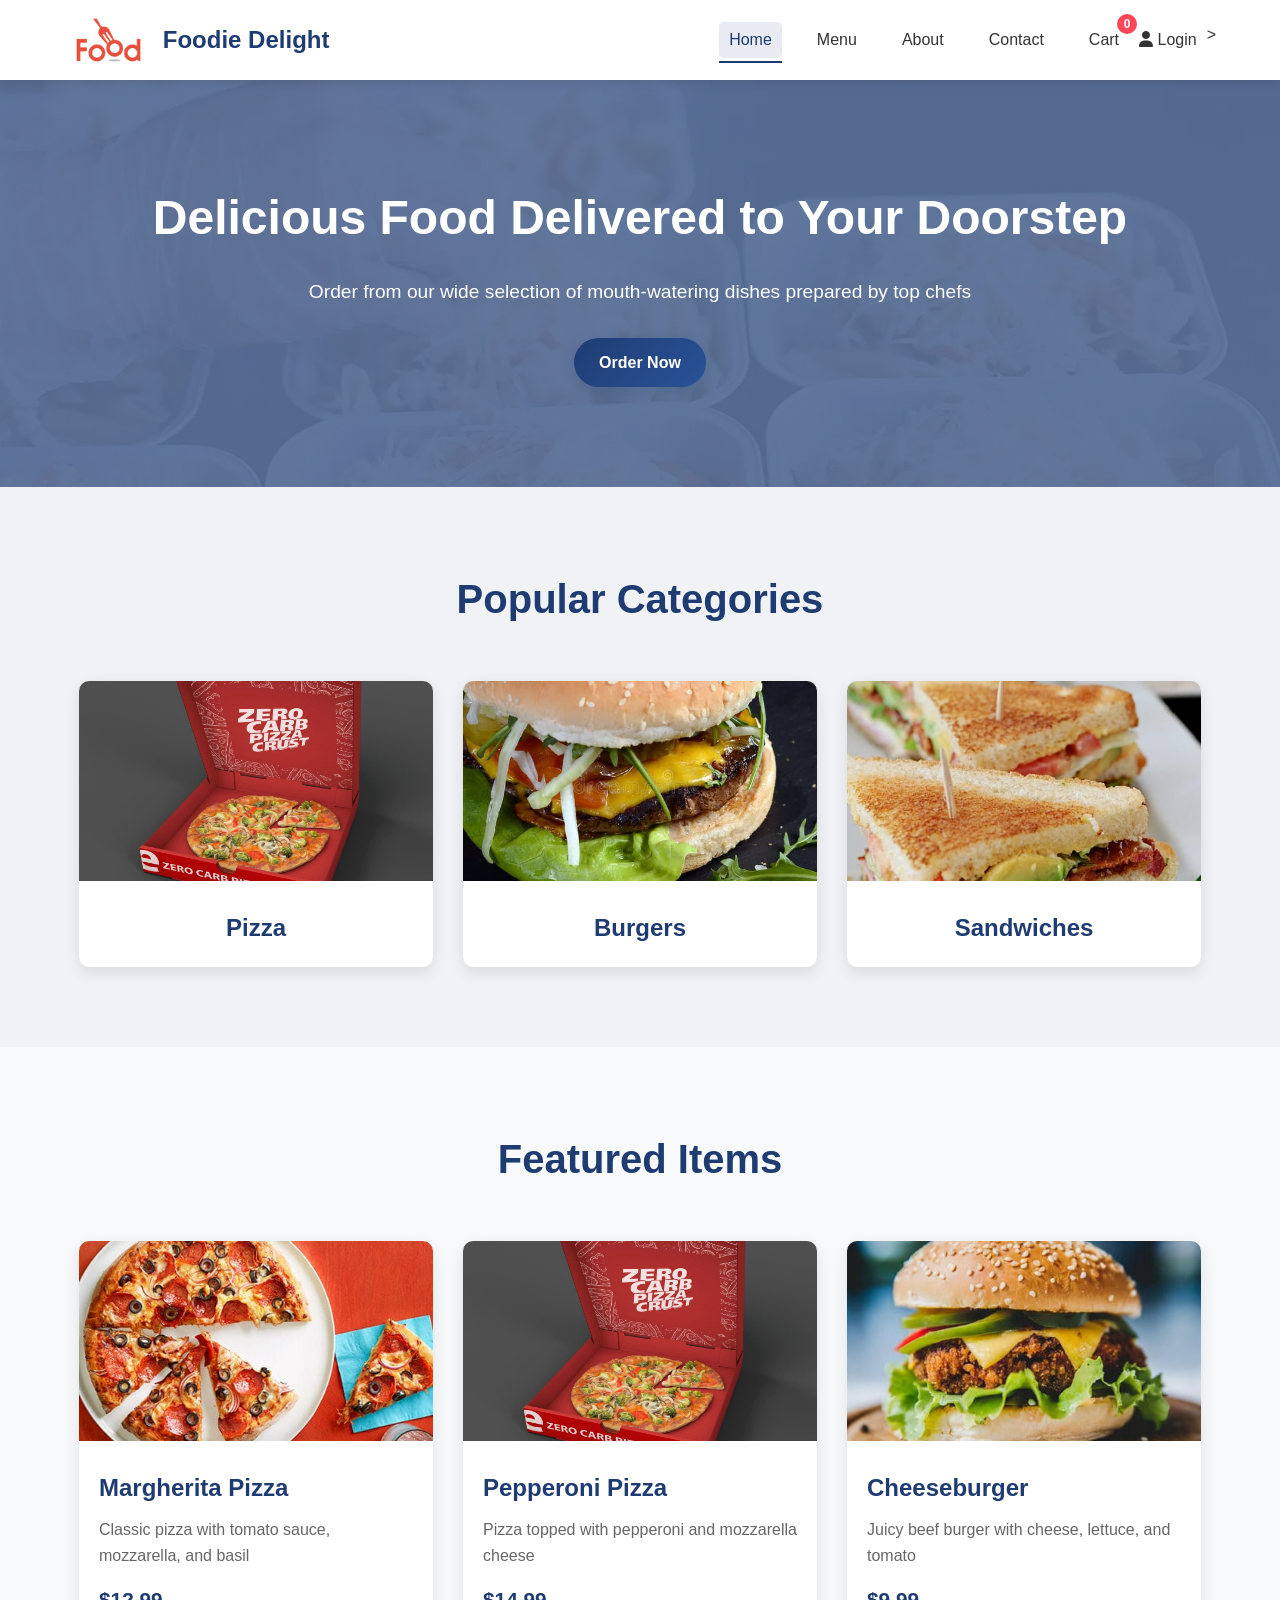
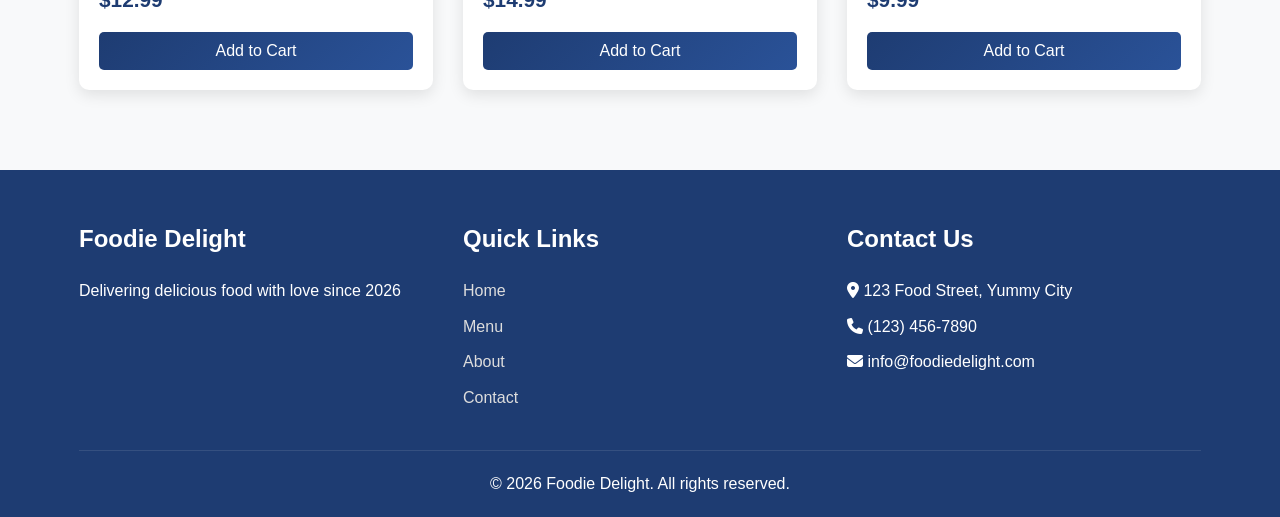
<file: index.html>
<!DOCTYPE html>
<html lang="en">
<head>
    <meta charset="UTF-8">
    <meta name="viewport" content="width=device-width, initial-scale=1.0">
    <title>Foodie Delight - Order Delicious Food Online</title>
    <link rel="stylesheet" href="style.css">
    <link rel="stylesheet" href="https://cdnjs.cloudflare.com/ajax/libs/font-awesome/6.4.0/css/all.min.css">
</head>
<body>
    <!-- Header Section -->
    <header>
        <div class="container">
            <div class="logo">
                <img src="logo.png" alt="Foodie Delight Logo">
                <h1>Foodie Delight</h1>
            </div>
            <nav>
                <ul class="nav-links">
                    <li><a href="index.html" class="active">Home</a></li>
                    <li><a href="menu.html">Menu</a></li>
                    <li><a href="about.html">About</a></li>
                    <li><a href="contact.html">Contact</a></li>
                    <li><a href="#" id="cartLink">Cart <span class="cart-count">0</span></a></li
                        <li>
    <a href="login.html" id="loginLink">
        <i class="fas fa-user"></i> Login
    </a>
</li>>
                </ul>
            </nav>
        </div>
    </header>

    <!-- Hero Section -->
    <section class="hero">
        <div class="container">
            <div class="hero-content">
                <h1>Delicious Food Delivered to Your Doorstep</h1>
                <p>Order from our wide selection of mouth-watering dishes prepared by top chefs</p>
                <a href="menu.html" class="btn-primary">Order Now</a>
            </div>
        </div>
    </section>

    <!-- Categories Section -->
    <section class="categories">
        <div class="container">
            <h2>Popular Categories</h2>
            <div class="category-grid">
                <div class="category-card">
                    <img src="pizza.jpg" alt="Pizza">
                    <h3>Pizza</h3>
                </div>
                <div class="category-card">
                    <img src="burger.jpg" alt="Burgers">
                    <h3>Burgers</h3>
                </div>
                <div class="category-card">
                    <img src="sandwich.jpg" alt="Sandwiches">
                    <h3>Sandwiches</h3>
                </div>
            </div>
        </div>
    </section>

    <!-- Featured Items Section -->
    <section class="featured">
        <div class="container">
            <h2>Featured Items</h2>
            <div class="food-grid" id="featuredFoods">
                <!-- Featured items will be loaded here by JavaScript -->
            </div>
        </div>
    </section>

    <!-- Cart Modal -->
    <div class="cart-modal" id="cartModal">
        <div class="cart-content">
            <div class="cart-header">
                <h2>Your Cart</h2>
                <span class="close-btn" id="closeCart">&times;</span>
            </div>
            <div class="cart-body">
                <div id="cartItems">
                    <!-- Cart items will be loaded here -->
                    <p class="empty-cart-message">Your cart is empty</p>
                </div>
                <div class="cart-footer">
                    <div class="cart-total">
                        <h3>Total: $<span id="cartTotal">0.00</span></h3>
                    </div>
                    <button class="btn-primary checkout-btn" id="checkoutBtn">Checkout</button>
                </div>
            </div>
        </div>
    </div>

    <!-- Footer -->
    <footer>
        <div class="container">
            <div class="footer-content">
                <div class="footer-section">
                    <h3>Foodie Delight</h3>
                    <p>Delivering delicious food with love since 2026</p>
                </div>
                <div class="footer-section">
                    <h3>Quick Links</h3>
                    <ul>
                        <li><a href="index.html">Home</a></li>
                        <li><a href="menu.html">Menu</a></li>
                        <li><a href="about.html">About</a></li>
                        <li><a href="contact.html">Contact</a></li>
                    </ul>
                </div>
                <div class="footer-section">
                    <h3>Contact Us</h3>
                    <p><i class="fas fa-map-marker-alt"></i> 123 Food Street, Yummy City</p>
                    <p><i class="fas fa-phone"></i> (123) 456-7890</p>
                    <p><i class="fas fa-envelope"></i> info@foodiedelight.com</p>
                </div>
            </div>
            <div class="footer-bottom">
                <p>&copy; 2026 Foodie Delight. All rights reserved.</p>
            </div>
        </div>
    </footer>

    <script src="script.js"></script>
</body>
</html>
</file>
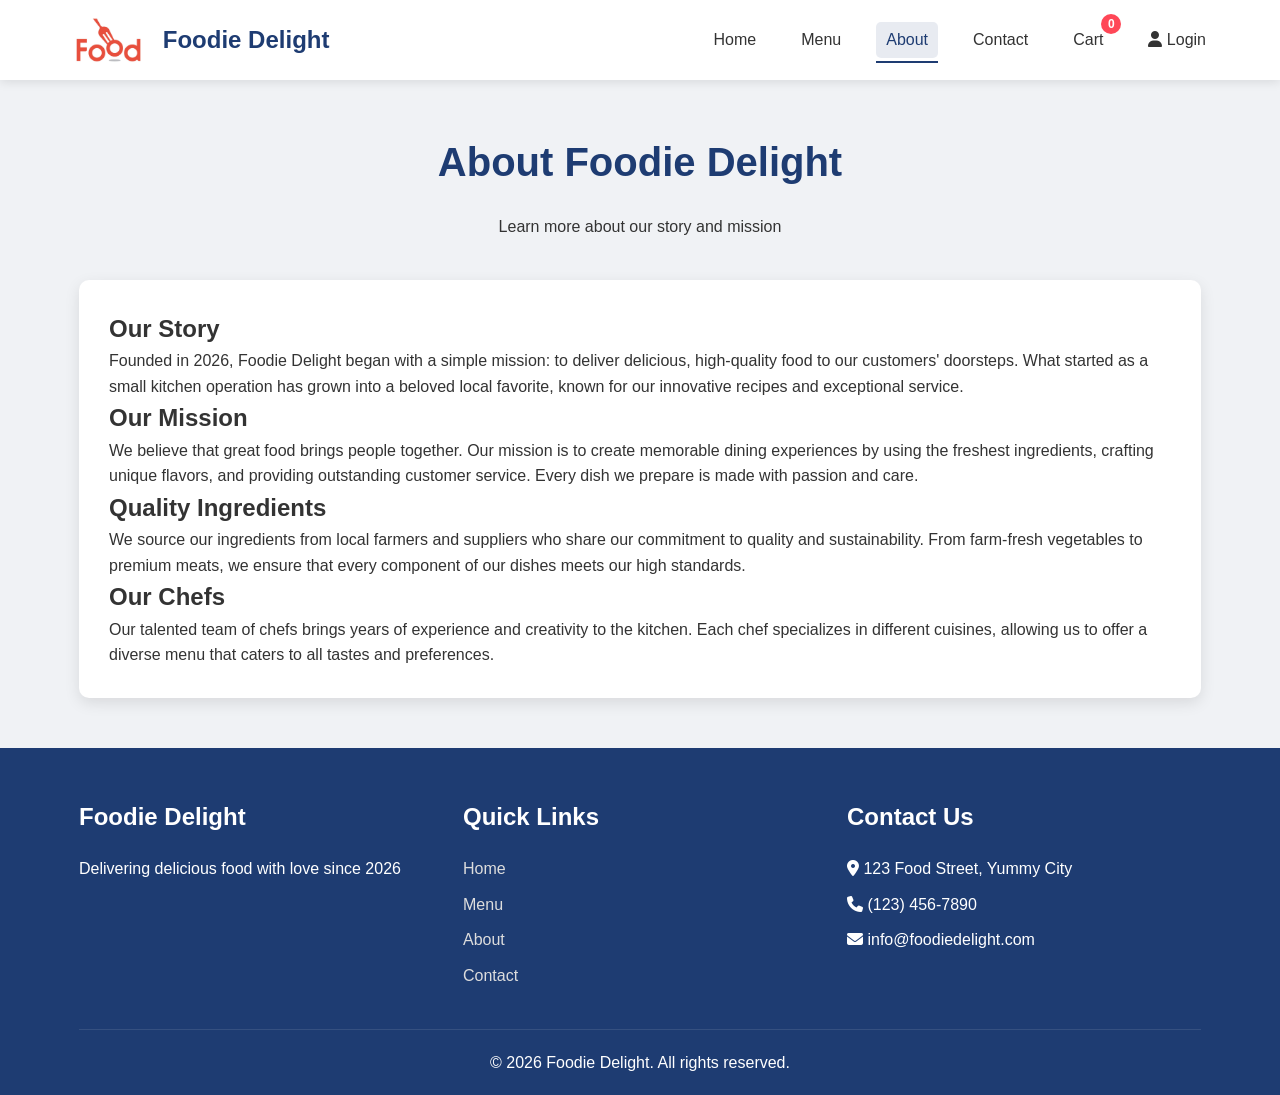
<file: about.html>
<!DOCTYPE html>
<html lang="en">
<head>
    <meta charset="UTF-8">
    <meta name="viewport" content="width=device-width, initial-scale=1.0">
    <title>About Us - Foodie Delight</title>
    <link rel="stylesheet" href="style.css">
    <link rel="stylesheet" href="https://cdnjs.cloudflare.com/ajax/libs/font-awesome/6.4.0/css/all.min.css">
</head>
<body>
    <!-- Header Section -->
    <header>
        <div class="container">
            <div class="logo">
                <img src="logo.png" alt="Foodie Delight Logo">
                <h1>Foodie Delight</h1>
            </div>
            <nav>
                <ul class="nav-links">
                    <li><a href="index.html">Home</a></li>
                    <li><a href="menu.html">Menu</a></li>
                    <li><a href="about.html" class="active">About</a></li>
                    <li><a href="contact.html">Contact</a></li>
                    <li><a href="#" id="cartLink">Cart <span class="cart-count">0</span></a></li>
                 <li>
    <a href="login.html" id="loginLink">
        <i class="fas fa-user"></i> Login
    </a>
</li></ul>
            </nav>
        </div>
    </header>

    <!-- About Section -->
    <section class="about-page">
        <div class="container">
            <div class="about-header">
                <h1>About Foodie Delight</h1>
                <p>Learn more about our story and mission</p>
            </div>
            
            <div class="about-content">
                <h2>Our Story</h2>
                <p>Founded in 2026, Foodie Delight began with a simple mission: to deliver delicious, high-quality food to our customers' doorsteps. What started as a small kitchen operation has grown into a beloved local favorite, known for our innovative recipes and exceptional service.</p>
                
                <h2>Our Mission</h2>
                <p>We believe that great food brings people together. Our mission is to create memorable dining experiences by using the freshest ingredients, crafting unique flavors, and providing outstanding customer service. Every dish we prepare is made with passion and care.</p>
                
                <h2>Quality Ingredients</h2>
                <p>We source our ingredients from local farmers and suppliers who share our commitment to quality and sustainability. From farm-fresh vegetables to premium meats, we ensure that every component of our dishes meets our high standards.</p>
                
                <h2>Our Chefs</h2>
                <p>Our talented team of chefs brings years of experience and creativity to the kitchen. Each chef specializes in different cuisines, allowing us to offer a diverse menu that caters to all tastes and preferences.</p>
            </div>
        </div>
    </section>

    <!-- Cart Modal -->
    <div class="cart-modal" id="cartModal">
        <div class="cart-content">
            <div class="cart-header">
                <h2>Your Cart</h2>
                <span class="close-btn" id="closeCart">&times;</span>
            </div>
            <div class="cart-body">
                <div id="cartItems">
                    <!-- Cart items will be loaded here -->
                    <p class="empty-cart-message">Your cart is empty</p>
                </div>
                <div class="cart-footer">
                    <div class="cart-total">
                        <h3>Total: $<span id="cartTotal">0.00</span></h3>
                    </div>
                    <button class="btn-primary checkout-btn" id="checkoutBtn">Checkout</button>
                </div>
            </div>
        </div>
    </div>

    <!-- Footer -->
    <footer>
        <div class="container">
            <div class="footer-content">
                <div class="footer-section">
                    <h3>Foodie Delight</h3>
                    <p>Delivering delicious food with love since 2026</p>
                </div>
                <div class="footer-section">
                    <h3>Quick Links</h3>
                    <ul>
                        <li><a href="index.html">Home</a></li>
                        <li><a href="menu.html">Menu</a></li>
                        <li><a href="about.html">About</a></li>
                        <li><a href="contact.html">Contact</a></li>
                    </ul>
                </div>
                <div class="footer-section">
                    <h3>Contact Us</h3>
                    <p><i class="fas fa-map-marker-alt"></i> 123 Food Street, Yummy City</p>
                    <p><i class="fas fa-phone"></i> (123) 456-7890</p>
                    <p><i class="fas fa-envelope"></i> info@foodiedelight.com</p>
                </div>
            </div>
            <div class="footer-bottom">
                <p>&copy; 2026 Foodie Delight. All rights reserved.</p>
            </div>
        </div>
    </footer>

    <script src="script.js"></script>
</body>
</html>
</file>
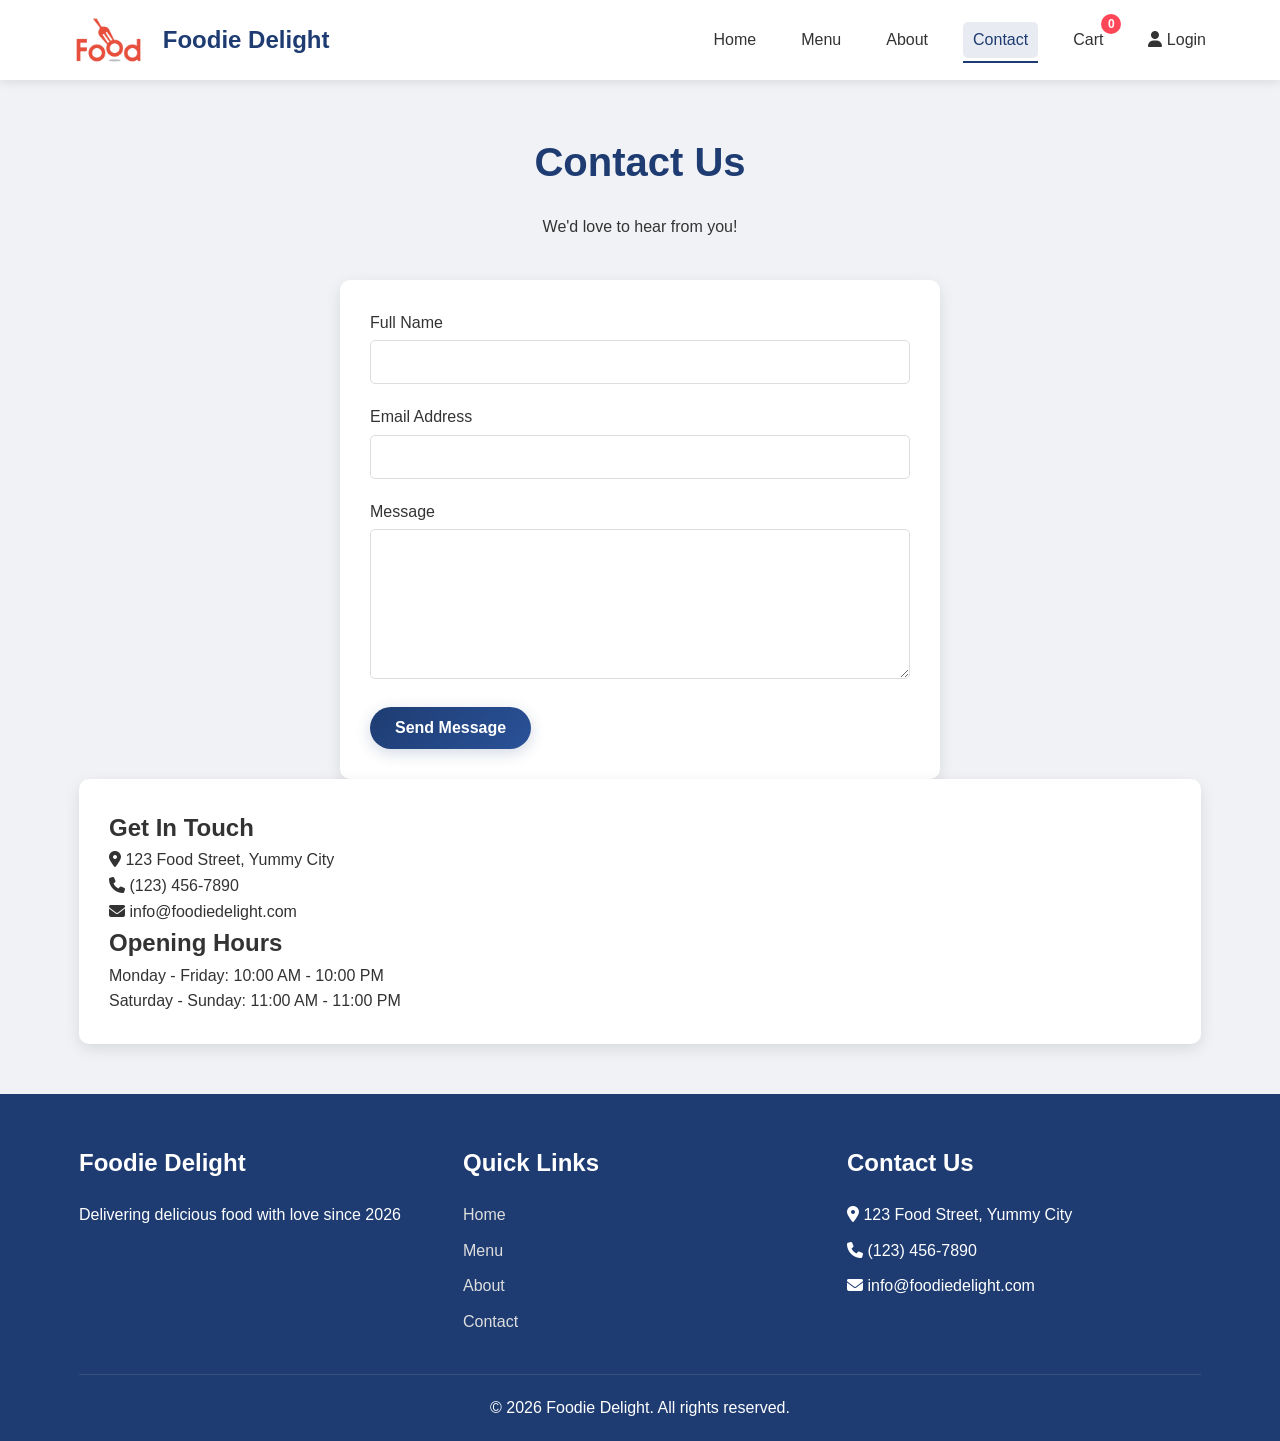
<file: contact.html>
<!DOCTYPE html>
<html lang="en">
<head>
    <meta charset="UTF-8">
    <meta name="viewport" content="width=device-width, initial-scale=1.0">
    <title>Contact Us - Foodie Delight</title>
    <link rel="stylesheet" href="style.css">
    <link rel="stylesheet" href="https://cdnjs.cloudflare.com/ajax/libs/font-awesome/6.4.0/css/all.min.css">
</head>
<body>
    <!-- Header Section -->
    <header>
        <div class="container">
            <div class="logo">
                <img src="logo.png" alt="Foodie Delight Logo">
                <h1>Foodie Delight</h1>
            </div>
            <nav>
                <ul class="nav-links">
                    <li><a href="index.html">Home</a></li>
                    <li><a href="menu.html">Menu</a></li>
                    <li><a href="about.html">About</a></li>
                    <li><a href="contact.html" class="active">Contact</a></li>
                    <li><a href="#" id="cartLink">Cart <span class="cart-count">0</span></a></li>
                  <li>
                    <a href="login.html" id="loginLink">
        
                        <i class="fas fa-user"></i> Login
    
                    </a>

                </li>

            </ul>
            </nav>
        </div>
    </header>

    <!-- Contact Section -->
    <section class="contact-page">
        <div class="container">
            <div class="contact-header">
                <h1>Contact Us</h1>
                <p>We'd love to hear from you!</p>
            </div>
            
            <div class="contact-form">
                <form id="contactForm">
                    <div class="form-group">
                        <label for="name">Full Name</label>
                        <input type="text" id="name" name="name" required>
                    </div>
                    
                    <div class="form-group">
                        <label for="email">Email Address</label>
                        <input type="email" id="email" name="email" required>
                    </div>
                    
                    <div class="form-group">
                        <label for="message">Message</label>
                        <textarea id="message" name="message" required></textarea>
                    </div>
                    
                    <button type="submit" class="btn-primary">Send Message</button>
                </form>
            </div>
            
            <div class="contact-info">
                <div class="about-content">
                    <h2>Get In Touch</h2>
                    <p><i class="fas fa-map-marker-alt"></i> 123 Food Street, Yummy City</p>
                    <p><i class="fas fa-phone"></i> (123) 456-7890</p>
                    <p><i class="fas fa-envelope"></i> info@foodiedelight.com</p>
                    
                    <h2>Opening Hours</h2>
                    <p>Monday - Friday: 10:00 AM - 10:00 PM</p>
                    <p>Saturday - Sunday: 11:00 AM - 11:00 PM</p>
                </div>
            </div>
        </div>
    </section>

    <!-- Cart Modal -->
    <div class="cart-modal" id="cartModal">
        <div class="cart-content">
            <div class="cart-header">
                <h2>Your Cart</h2>
                <span class="close-btn" id="closeCart">&times;</span>
            </div>
            <div class="cart-body">
                <div id="cartItems">
                    <!-- Cart items will be loaded here -->
                    <p class="empty-cart-message">Your cart is empty</p>
                </div>
                <div class="cart-footer">
                    <div class="cart-total">
                        <h3>Total: $<span id="cartTotal">0.00</span></h3>
                    </div>
                    <button class="btn-primary checkout-btn" id="checkoutBtn">Checkout</button>
                </div>
            </div>
        </div>
    </div>

    <!-- Footer -->
    <footer>
        <div class="container">
            <div class="footer-content">
                <div class="footer-section">
                    <h3>Foodie Delight</h3>
                    <p>Delivering delicious food with love since 2026</p>
                </div>
                <div class="footer-section">
                    <h3>Quick Links</h3>
                    <ul>
                        <li><a href="index.html">Home</a></li>
                        <li><a href="menu.html">Menu</a></li>
                        <li><a href="about.html">About</a></li>
                        <li><a href="contact.html">Contact</a></li>
                    </ul>
                </div>
                <div class="footer-section">
                    <h3>Contact Us</h3>
                    <p><i class="fas fa-map-marker-alt"></i> 123 Food Street, Yummy City</p>
                    <p><i class="fas fa-phone"></i> (123) 456-7890</p>
                    <p><i class="fas fa-envelope"></i> info@foodiedelight.com</p>
                </div>
            </div>
            <div class="footer-bottom">
                <p>&copy; 2026 Foodie Delight. All rights reserved.</p>
            </div>
        </div>
    </footer>

    <script src="script.js"></script>
</body>
</html>
</file>
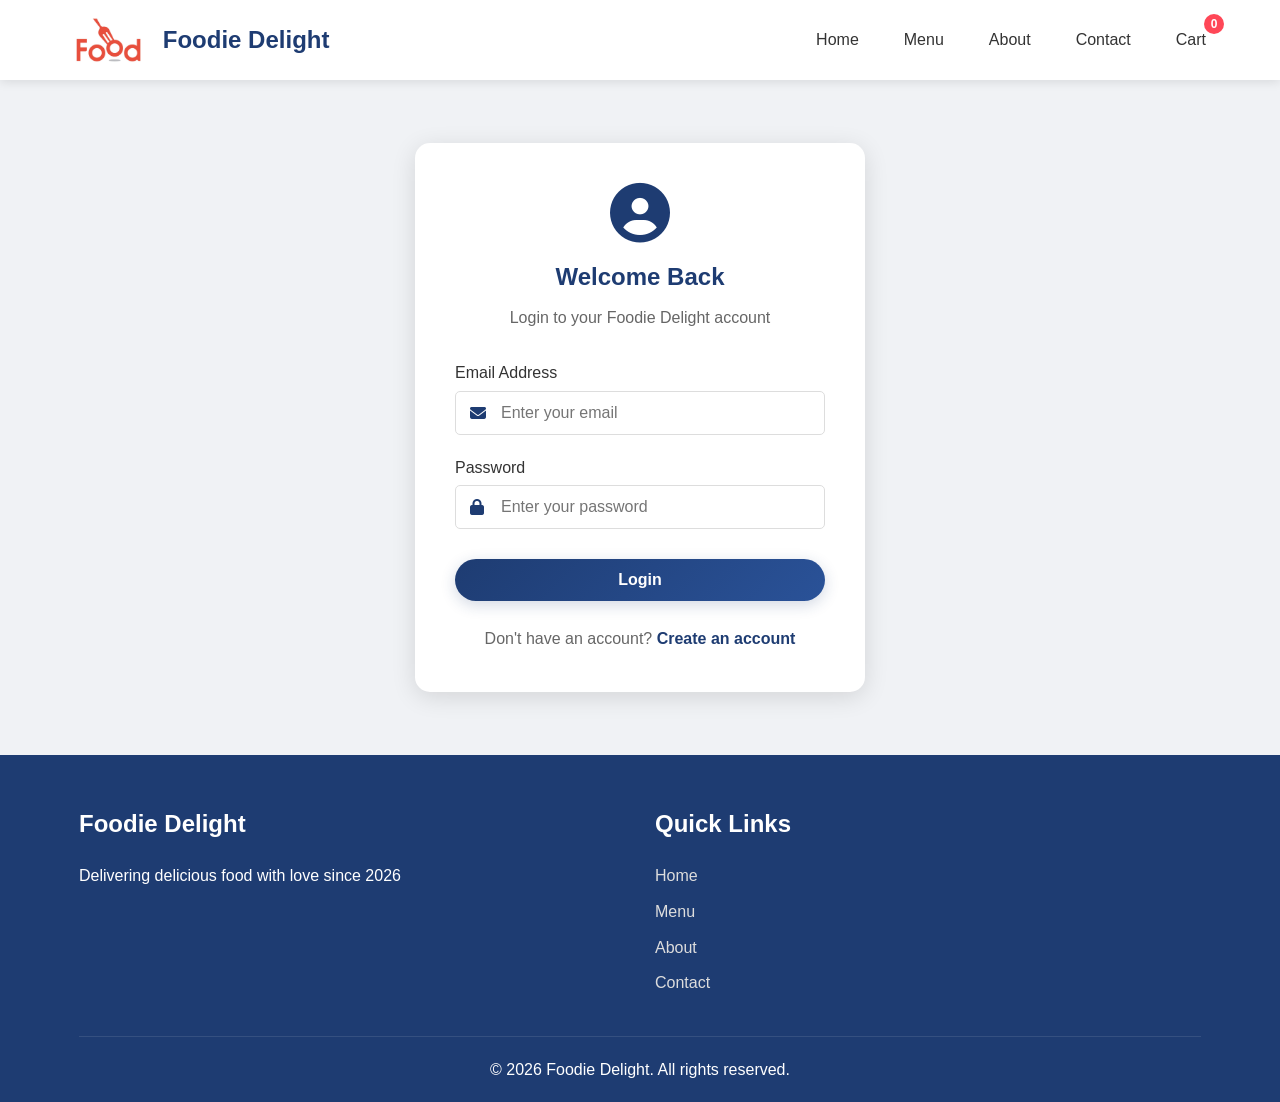
<file: login.html>
<!DOCTYPE html>
<html lang="en">
<head>
    <meta charset="UTF-8">
    <meta name="viewport" content="width=device-width, initial-scale=1.0">

    <title>Login - Foodie Delight</title>

    <link rel="stylesheet" href="style.css">
    <link rel="stylesheet"
          href="https://cdnjs.cloudflare.com/ajax/libs/font-awesome/6.4.0/css/all.min.css">
</head>

<body>

<header>
    <div class="container">
        <div class="logo">
            <img src="logo.png" alt="Foodie Delight Logo">
            <h1>Foodie Delight</h1>
        </div>

        <nav>
            <ul class="nav-links">
                <li><a href="index.html">Home</a></li>
                <li><a href="menu.html">Menu</a></li>
                <li><a href="about.html">About</a></li>
                <li><a href="contact.html">Contact</a></li>
                <li>
                    <a href="#" id="cartLink">
                        Cart <span class="cart-count">0</span>
                    </a>
                </li>
            </ul>
        </nav>
    </div>
</header>


<section class="login-page">

    <div class="login-container">

        <div class="login-header">
            <i class="fas fa-user-circle"></i>
            <h1>Welcome Back</h1>
            <p>Login to your Foodie Delight account</p>
        </div>

        <form id="loginForm">

            <div class="form-group">
                <label for="loginEmail">Email Address</label>

                <div class="input-box">
                    <i class="fas fa-envelope"></i>
                    <input
                        type="email"
                        id="loginEmail"
                        placeholder="Enter your email"
                        required>
                </div>
            </div>


            <div class="form-group">
                <label for="loginPassword">Password</label>

                <div class="input-box">
                    <i class="fas fa-lock"></i>
                    <input
                        type="password"
                        id="loginPassword"
                        placeholder="Enter your password"
                        required>
                </div>
            </div>


            <button type="submit" class="btn-primary login-btn">
                Login
            </button>

        </form>


        <p class="register-text">
            Don't have an account?
            <a href="register.html">Create an account</a>
        </p>

    </div>

</section>


<footer>
    <div class="container">

        <div class="footer-content">

            <div class="footer-section">
                <h3>Foodie Delight</h3>
                <p>Delivering delicious food with love since 2026</p>
            </div>

            <div class="footer-section">
                <h3>Quick Links</h3>

                <ul>
                    <li><a href="index.html">Home</a></li>
                    <li><a href="menu.html">Menu</a></li>
                    <li><a href="about.html">About</a></li>
                    <li><a href="contact.html">Contact</a></li>
                </ul>
            </div>

        </div>

        <div class="footer-bottom">
            <p>&copy; 2026 Foodie Delight. All rights reserved.</p>
        </div>

    </div>
</footer>


<script src="script.js"></script>

</body>
</html>
</file>
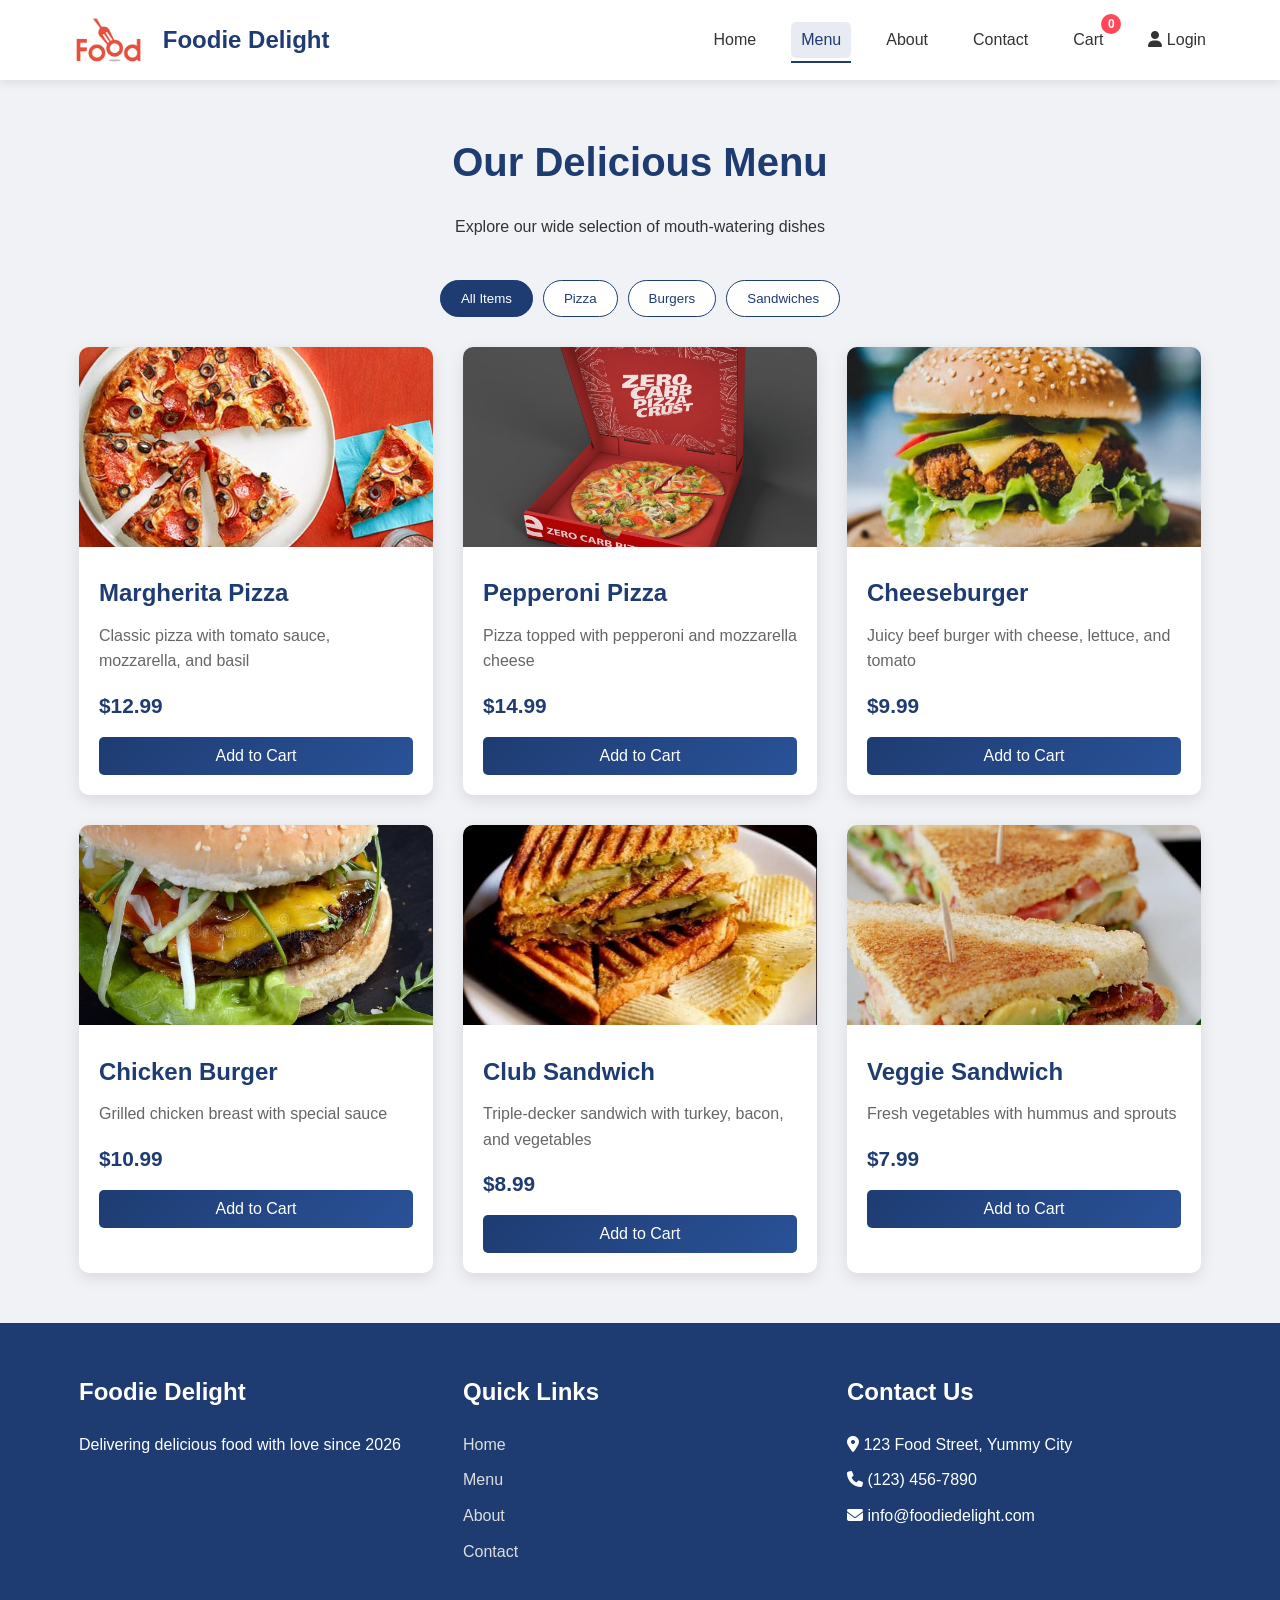
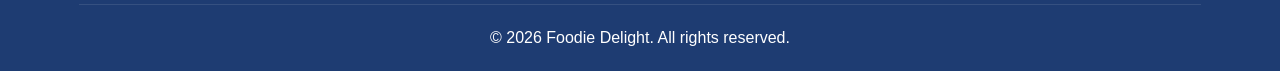
<file: menu.html>
<!DOCTYPE html>
<html lang="en">
<head>
    <meta charset="UTF-8">
    <meta name="viewport" content="width=device-width, initial-scale=1.0">
    <title>Our Menu - Foodie Delight</title>
    <link rel="stylesheet" href="style.css">
    <link rel="stylesheet" href="https://cdnjs.cloudflare.com/ajax/libs/font-awesome/6.4.0/css/all.min.css">
</head>
<body>
    <!-- Header Section -->
    <header>
        <div class="container">
            <div class="logo">
                <img src="logo.png" alt="Foodie Delight Logo">
                <h1>Foodie Delight</h1>
            </div>
            <nav>
                <ul class="nav-links">
                    <li><a href="index.html">Home</a></li>
                    <li><a href="menu.html" class="active">Menu</a></li>
                    <li><a href="about.html">About</a></li>
                    <li><a href="contact.html">Contact</a></li>
                    <li><a href="#" id="cartLink">Cart <span class="cart-count">0</span></a></li>
                <li>
    <a href="login.html" id="loginLink">
        <i class="fas fa-user"></i> Login
    </a>
</li></ul>
            </nav>
        </div>
    </header>

    <!-- Menu Section -->
    <section class="menu-page">
        <div class="container">
            <div class="menu-header">
                <h1>Our Delicious Menu</h1>
                <p>Explore our wide selection of mouth-watering dishes</p>
            </div>
            
            <div class="filter-buttons">
                <button class="filter-btn active" data-category="all">All Items</button>
                <button class="filter-btn" data-category="pizza">Pizza</button>
                <button class="filter-btn" data-category="burger">Burgers</button>
                <button class="filter-btn" data-category="sandwich">Sandwiches</button>
            </div>
            
            <div class="food-grid" id="menuFoods">
                <!-- Menu items will be loaded here by JavaScript -->
            </div>
        </div>
    </section>

    <!-- Cart Modal -->
    <div class="cart-modal" id="cartModal">
        <div class="cart-content">
            <div class="cart-header">
                <h2>Your Cart</h2>
                <span class="close-btn" id="closeCart">&times;</span>
            </div>
            <div class="cart-body">
                <div id="cartItems">
                    <!-- Cart items will be loaded here -->
                    <p class="empty-cart-message">Your cart is empty</p>
                </div>
                <div class="cart-footer">
                    <div class="cart-total">
                        <h3>Total: $<span id="cartTotal">0.00</span></h3>
                    </div>
                    <button class="btn-primary checkout-btn" id="checkoutBtn">Checkout</button>
                </div>
            </div>
        </div>
    </div>

    <!-- Footer -->
    <footer>
        <div class="container">
            <div class="footer-content">
                <div class="footer-section">
                    <h3>Foodie Delight</h3>
                    <p>Delivering delicious food with love since 2026</p>
                </div>
                <div class="footer-section">
                    <h3>Quick Links</h3>
                    <ul>
                        <li><a href="index.html">Home</a></li>
                        <li><a href="menu.html">Menu</a></li>
                        <li><a href="about.html">About</a></li>
                        <li><a href="contact.html">Contact</a></li>
                    </ul>
                </div>
                <div class="footer-section">
                    <h3>Contact Us</h3>
                    <p><i class="fas fa-map-marker-alt"></i> 123 Food Street, Yummy City</p>
                    <p><i class="fas fa-phone"></i> (123) 456-7890</p>
                    <p><i class="fas fa-envelope"></i> info@foodiedelight.com</p>
                </div>
            </div>
            <div class="footer-bottom">
                <p>&copy; 2026 Foodie Delight. All rights reserved.</p>
            </div>
        </div>
    </footer>

    <script src="script.js"></script>
</body>
</html>
</file>
<file: style.css>
/* Global Styles */
* {
    margin: 0;
    padding: 0;
    box-sizing: border-box;
}

body {
    font-family: 'Segoe UI', Tahoma, Geneva, Verdana, sans-serif;
    background-color: #f0f2f5;
    color: #333;
    line-height: 1.6;
}

.container {
    width: 90%;
    max-width: 1200px;
    margin: 0 auto;
    padding: 0 15px;
}

.btn-primary {
    display: inline-block;
    background: linear-gradient(135deg, #1e3c72, #2a5298);
    color: white;
    padding: 12px 25px;
    border: none;
    border-radius: 30px;
    cursor: pointer;
    font-size: 16px;
    font-weight: 600;
    text-decoration: none;
    transition: all 0.3s ease;
    box-shadow: 0 4px 15px rgba(30, 60, 114, 0.2);
}

.btn-primary:hover {
    background: linear-gradient(135deg, #2a5298, #1e3c72);
    transform: translateY(-2px);
    box-shadow: 0 6px 20px rgba(30, 60, 114, 0.3);
}

/* Header Styles */
header {
    background: white;
    box-shadow: 0 2px 10px rgba(0, 0, 0, 0.1);
    position: sticky;
    top: 0;
    z-index: 1000;
}

header .container {
    display: flex;
    justify-content: space-between;
    align-items: center;
    padding: 15px 0;
}

.logo {
    display: flex;
    align-items: center;
}

.logo img {
    height: 50px;
    margin-right: 10px;
}

.logo h1 {
    color: #1e3c72;
    font-size: 24px;
}

.nav-links {
    display: flex;
    list-style: none;
}

.nav-links li {
    margin-left: 25px;
}

.nav-links a {
    text-decoration: none;
    color: #333;
    font-weight: 500;
    transition: color 0.3s;
    position: relative;
    display: inline-block;
    padding: 5px 10px;
    border-radius: 5px;
}

.nav-links a:hover,
.nav-links a.active {
    color: #1e3c72;
    background-color: rgba(30, 60, 114, 0.1);
}

.nav-links a::after {
    content: '';
    position: absolute;
    bottom: -5px;
    left: 0;
    width: 0;
    height: 2px;
    background: #1e3c72;
    transition: width 0.3s;
}

.nav-links a:hover::after,
.nav-links a.active::after {
    width: 100%;
}

.cart-icon {
    position: relative;
    cursor: pointer;
    font-size: 24px;
    color: #1e3c72;
}

.cart-count {
    position: absolute;
    top: -8px;
    right: -8px;
    background: #ff4757;
    color: white;
    font-size: 12px;
    font-weight: bold;
    width: 20px;
    height: 20px;
    border-radius: 50%;
    display: flex;
    justify-content: center;
    align-items: center;
}

/* Hero Section */
.hero {
    background: linear-gradient(rgba(30, 60, 114, 0.7), rgba(30, 60, 114, 0.7)), url('food-bg.jpg');
    background-size: cover;
    background-position: center;
    color: white;
    padding: 100px 0;
    text-align: center;
}

.hero-content h1 {
    font-size: 3rem;
    margin-bottom: 20px;
}

.hero-content p {
    font-size: 1.2rem;
    margin-bottom: 30px;
    max-width: 700px;
    margin-left: auto;
    margin-right: auto;
}

/* Categories Section */
.categories {
    padding: 80px 0;
}

.categories h2 {
    text-align: center;
    font-size: 2.5rem;
    margin-bottom: 50px;
    color: #1e3c72;
}

.category-grid {
    display: grid;
    grid-template-columns: repeat(auto-fit, minmax(250px, 1fr));
    gap: 30px;
}

.category-card {
    background: white;
    border-radius: 10px;
    overflow: hidden;
    box-shadow: 0 5px 15px rgba(0, 0, 0, 0.1);
    transition: transform 0.3s ease;
    text-align: center;
}

.category-card:hover {
    transform: translateY(-10px);
}

.category-card img {
    width: 100%;
    height: 200px;
    object-fit: cover;
}

.category-card h3 {
    padding: 20px;
    font-size: 1.5rem;
    color: #1e3c72;
}

/* Featured Items Section */
.featured {
    padding: 80px 0;
    background-color: #f8f9fa;
}

.featured h2 {
    text-align: center;
    font-size: 2.5rem;
    margin-bottom: 50px;
    color: #1e3c72;
}

.food-grid {
    display: grid;
    grid-template-columns: repeat(auto-fit, minmax(300px, 1fr));
    gap: 30px;
}

.food-card {
    background: white;
    border-radius: 10px;
    overflow: hidden;
    box-shadow: 0 5px 15px rgba(0, 0, 0, 0.1);
    transition: transform 0.3s ease;
}

.food-card:hover {
    transform: translateY(-5px);
}

.food-card img {
    width: 100%;
    height: 200px;
    object-fit: cover;
}

.food-info {
    padding: 20px;
}

.food-info h3 {
    font-size: 1.5rem;
    margin-bottom: 10px;
    color: #1e3c72;
}

.food-info p {
    color: #666;
    margin-bottom: 15px;
}

.price {
    font-size: 1.3rem;
    font-weight: bold;
    color: #1e3c72;
    margin-bottom: 15px;
    display: block;
}

.add-to-cart {
    width: 100%;
    padding: 10px;
    background: linear-gradient(135deg, #1e3c72, #2a5298);
    color: white;
    border: none;
    border-radius: 5px;
    cursor: pointer;
    font-size: 16px;
    transition: background 0.3s;
}

.add-to-cart:hover {
    background: linear-gradient(135deg, #2a5298, #1e3c72);
}

/* Cart Modal */
.cart-modal {
    display: none;
    position: fixed;
    top: 0;
    left: 0;
    width: 100%;
    height: 100%;
    background: rgba(0, 0, 0, 0.5);
    z-index: 2000;
    justify-content: center;
    align-items: center;
}

.cart-content {
    background: white;
    width: 90%;
    max-width: 600px;
    border-radius: 10px;
    overflow: hidden;
    max-height: 80vh;
    display: flex;
    flex-direction: column;
}

.cart-header {
    background: #1e3c72;
    color: white;
    padding: 20px;
    display: flex;
    justify-content: space-between;
    align-items: center;
}

.close-btn {
    font-size: 30px;
    cursor: pointer;
}

.cart-body {
    padding: 20px;
    overflow-y: auto;
    flex-grow: 1;
}

.cart-item {
    display: flex;
    justify-content: space-between;
    align-items: center;
    padding: 15px 0;
    border-bottom: 1px solid #eee;
}

.item-info {
    flex-grow: 1;
}

.item-info h4 {
    margin-bottom: 5px;
}

.item-price {
    color: #1e3c72;
    font-weight: bold;
}

.item-quantity {
    display: flex;
    align-items: center;
    margin: 0 20px;
}

.quantity-btn {
    width: 30px;
    height: 30px;
    background: #1e3c72;
    color: white;
    border: none;
    border-radius: 50%;
    cursor: pointer;
    font-size: 16px;
}

.quantity {
    margin: 0 10px;
}

.remove-item {
    background: #ff4757;
    color: white;
    border: none;
    width: 30px;
    height: 30px;
    border-radius: 50%;
    cursor: pointer;
}

.cart-footer {
    padding: 20px;
    border-top: 1px solid #eee;
}

.cart-total {
    text-align: right;
    margin-bottom: 20px;
}

.checkout-btn {
    width: 100%;
    padding: 15px;
    font-size: 18px;
}

.empty-cart-message {
    text-align: center;
    color: #666;
    font-style: italic;
    padding: 30px 0;
}

/* Bill Preview Modal */
#billPreview {
    white-space: pre-wrap;
    font-family: 'Courier New', monospace;
    background: #f8f9fa;
    padding: 20px;
    border-radius: 5px;
    margin-bottom: 20px;
    max-height: 400px;
    overflow-y: auto;
    font-size: 14px;
    line-height: 1.5;
}

/* Footer */
footer {
    background: #1e3c72;
    color: white;
    padding: 50px 0 20px;
}

.footer-content {
    display: grid;
    grid-template-columns: repeat(auto-fit, minmax(250px, 1fr));
    gap: 30px;
    margin-bottom: 30px;
}

.footer-section h3 {
    margin-bottom: 20px;
    font-size: 1.5rem;
}

.footer-section ul {
    list-style: none;
}

.footer-section ul li {
    margin-bottom: 10px;
}

.footer-section ul li a {
    color: #ddd;
    text-decoration: none;
    transition: color 0.3s;
}

.footer-section ul li a:hover {
    color: white;
}

.footer-section p {
    margin-bottom: 10px;
}

.footer-bottom {
    text-align: center;
    padding-top: 20px;
    border-top: 1px solid rgba(255, 255, 255, 0.1);
}

/* Responsive Design */
@media (max-width: 768px) {
    .nav-links {
        display: none;
    }
    
    .hero-content h1 {
        font-size: 2rem;
    }
    
    .hero-content p {
        font-size: 1rem;
    }
    
    .categories h2,
    .featured h2 {
        font-size: 2rem;
    }
}

/* Menu Page Specific Styles */
.menu-page {
    padding: 50px 0;
}

.menu-header {
    text-align: center;
    margin-bottom: 40px;
}

.menu-header h1 {
    font-size: 2.5rem;
    color: #1e3c72;
    margin-bottom: 20px;
}

.filter-buttons {
    display: flex;
    justify-content: center;
    flex-wrap: wrap;
    gap: 10px;
    margin-bottom: 30px;
}

.filter-btn {
    padding: 10px 20px;
    background: white;
    border: 1px solid #1e3c72;
    color: #1e3c72;
    border-radius: 30px;
    cursor: pointer;
    transition: all 0.3s;
}

.filter-btn.active,
.filter-btn:hover {
    background: #1e3c72;
    color: white;
}

/* About Page Styles */
.about-page {
    padding: 50px 0;
}

.about-header {
    text-align: center;
    margin-bottom: 40px;
}

.about-header h1 {
    font-size: 2.5rem;
    color: #1e3c72;
    margin-bottom: 20px;
}

.about-content {
    background: white;
    padding: 30px;
    border-radius: 10px;
    box-shadow: 0 5px 15px rgba(0, 0, 0, 0.1);
}

/* Contact Page Styles */
.contact-page {
    padding: 50px 0;
}

.contact-header {
    text-align: center;
    margin-bottom: 40px;
}

.contact-header h1 {
    font-size: 2.5rem;
    color: #1e3c72;
    margin-bottom: 20px;
}

.contact-form {
    background: white;
    padding: 30px;
    border-radius: 10px;
    box-shadow: 0 5px 15px rgba(0, 0, 0, 0.1);
    max-width: 600px;
    margin: 0 auto;
}

.form-group {
    margin-bottom: 20px;
}

.form-group label {
    display: block;
    margin-bottom: 5px;
    font-weight: 500;
}

.form-group input,
.form-group textarea {
    width: 100%;
    padding: 12px;
    border: 1px solid #ddd;
    border-radius: 5px;
    font-size: 16px;
}

.form-group textarea {
    height: 150px;
    resize: vertical;
}
/* =========================
   Login & Register
========================= */

.login-page {
    min-height: 75vh;
    display: flex;
    justify-content: center;
    align-items: center;
    padding: 60px 20px;
    background: #f0f2f5;
}

.login-container {
    width: 100%;
    max-width: 450px;
    background: white;
    padding: 40px;
    border-radius: 15px;
    box-shadow: 0 5px 25px rgba(0, 0, 0, 0.12);
}

.login-header {
    text-align: center;
    margin-bottom: 30px;
}

.login-header i {
    font-size: 60px;
    color: #1e3c72;
    margin-bottom: 15px;
}

.login-header h1 {
    color: #1e3c72;
    margin-bottom: 8px;
}

.login-header p {
    color: #666;
}

.input-box {
    position: relative;
}

.input-box i {
    position: absolute;
    left: 15px;
    top: 50%;
    transform: translateY(-50%);
    color: #1e3c72;
}

.input-box input {
    padding-left: 45px;
}

.login-btn {
    width: 100%;
    margin-top: 10px;
}

.register-text {
    text-align: center;
    margin-top: 25px;
    color: #666;
}

.register-text a {
    color: #1e3c72;
    font-weight: bold;
    text-decoration: none;
}

.register-text a:hover {
    text-decoration: underline;
}

@media (max-width: 500px) {

    .login-container {
        padding: 25px 20px;
    }

    .login-header h1 {
        font-size: 1.8rem;
    }

}
</file>
